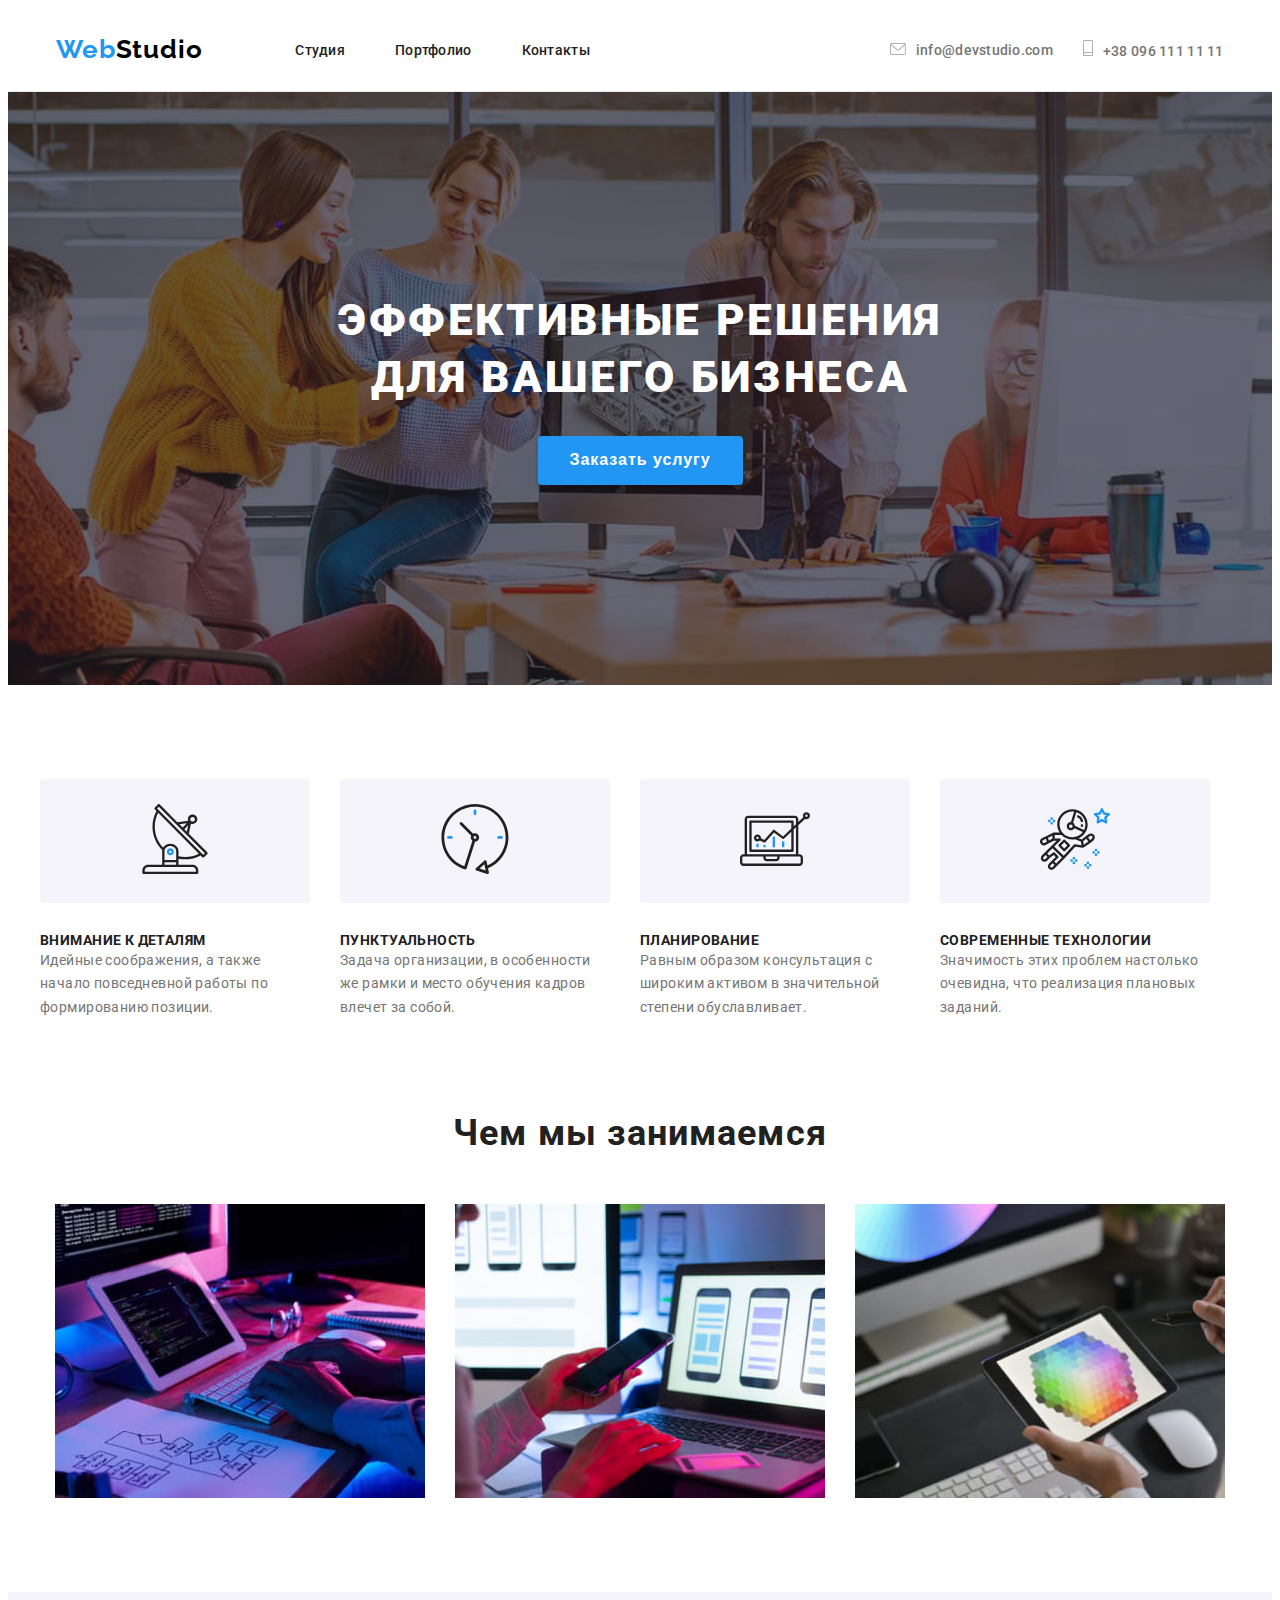
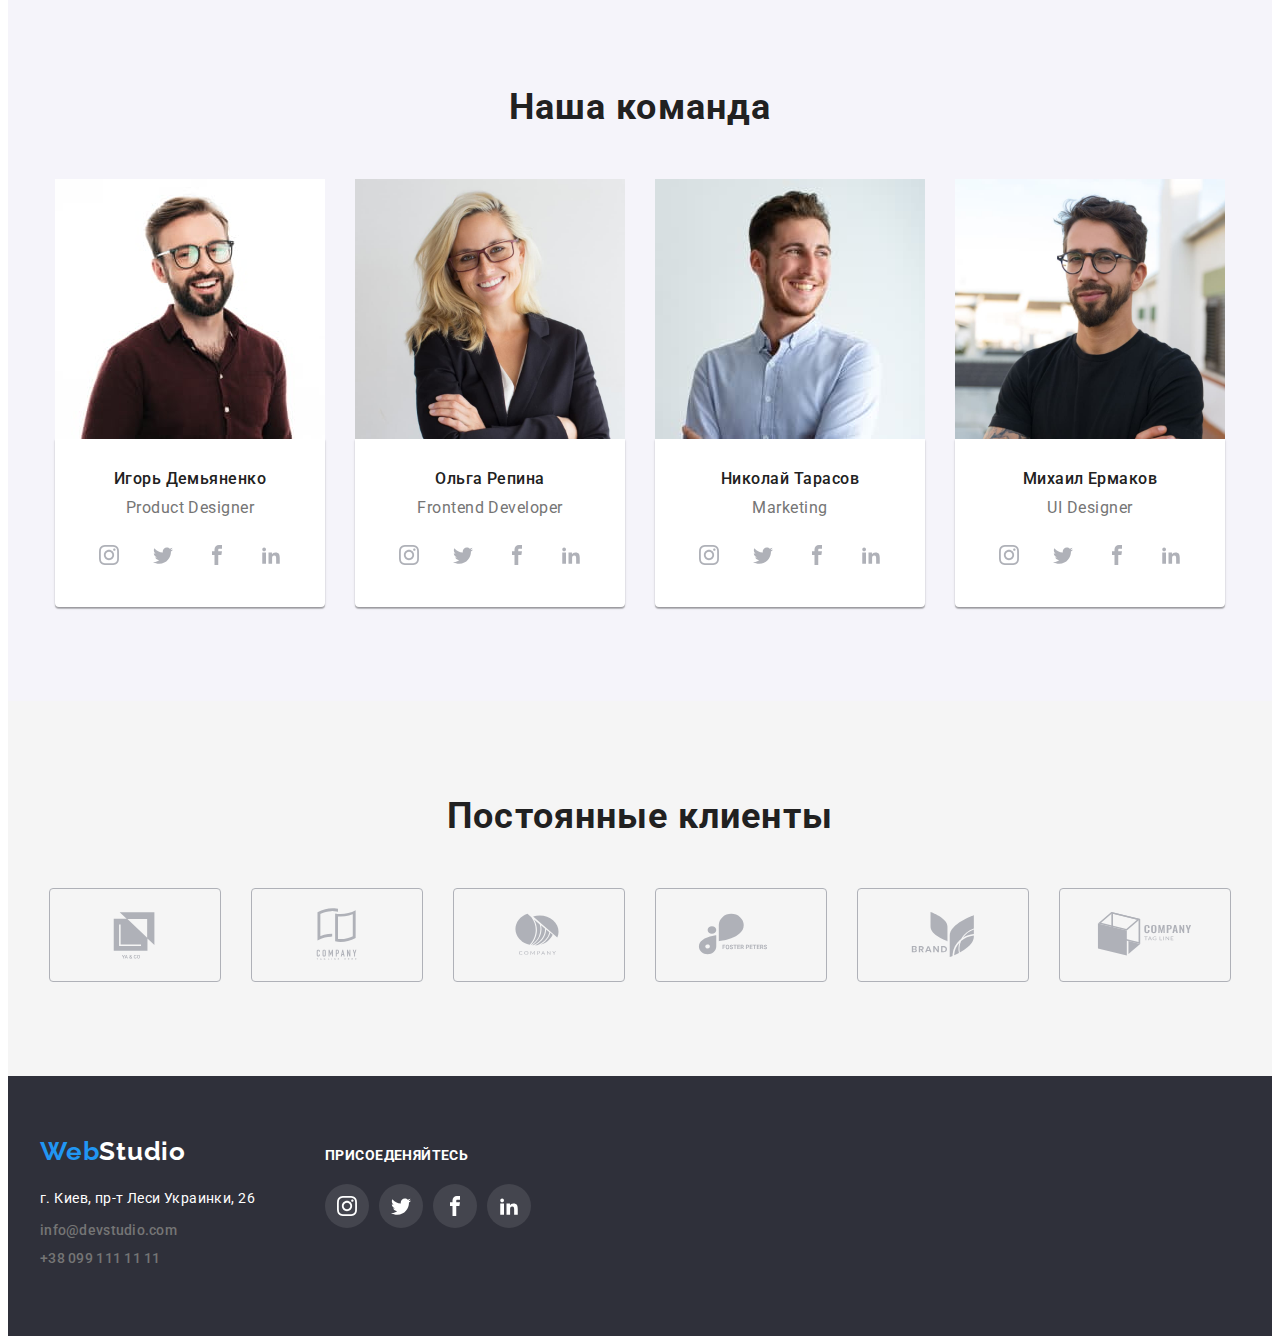
<file: index.html>
<!DOCTYPE html>
<html lang="ru">

<head>
    <meta charset="UTF-8">
    <meta http-equiv="X-UA-Compatible" content="IE=edge">
    <meta name="viewport" content="width=device-width, initial-scale=1.0">
    <title>Document</title>
    <link
        href="https://fonts.googleapis.com/css2?family=Raleway:wght@700&family=Roboto:wght@400;500;700;900&display=swap"
        rel="stylesheet">
    <link rel="stylesheet" href="./css/style.css" />
</head>

<body>
    <header class="header-one">

        <!--navigation section-->

        <div class="header-container container">
            <nav class="navigation">
                <a href="#" class=" header-logo-link logo-link">Web<span class=" logo-dark-link">Studio</span></a>
                <ul class="navigation-list">
                    <li class="navigation-item">
                        <a href="./index.html" class="navigation-link">Студия</a>
                    </li>
                    <li class="navigation-item">
                        <a href="./portfolio.html" class="navigation-link">Портфолио</a>
                    </li>
                    <li class="navigation-item">
                        <a href="#" class="navigation-link">Контакты</a>
                    </li>
                </ul>

            </nav>
            <!--contacts section-->
            <ul class="contacts-list">
                <li class="contacts-item">

                    <a href="mailto:info@devstudio.com" class="contacts mail-link"><svg class="contacts-icon mail-icon">
                            <use href="./svg/icons/sprite.svg#icon-envelope"></use>
                        </svg>info@devstudio.com</a>
                </li>
                <li class="contacts-item">
                    <a href="tel:+380961111111" class="contacts phone-link"> <svg class="contacts-icon telefon-icon">
                            <use href="./svg/icons/sprite.svg#icon-smartphone"></use>
                        </svg>+38 096 111 11 11</a>
                </li>
            </ul>

        </div>





    </header>

    <main class="section-main-one">
        <!--HERO-->
        <section class="hero">
            <div class="hero-box">
                <h1 class="hero-title">Эффективные решения для вашего бизнеса </h1>
                <button class="modal-btn" type="button"> Заказать услугу</button>
            </div>

        </section>

        <!--why we section-->
        <section class="features">
            <div class="container features-container">
                <h2 class="features-title visually-hidden"> особенности </h2>
                <ul class="features-list">
                    <li class="features-item">
                        <div class="features-svg">
                        <svg class="features-icon">
                            <use href="./svg/icons/sprite.svg#icon-antenna"></use>
                        </svg>
                        </div>
                        <h3 class="features-subtitle">Внимание к деталям</h3>
                        <p class="features-text">Идейные соображения, а также начало повседневной работы по
                            формированию позиции.
                        </p>
                    </li>

                    <li class="features-item">
                        <div class="features-svg">
                        <svg class="features-icon">
                            <use href="./svg/icons/sprite.svg#icon-clock"></use>
                        </svg>
                        </div>
                        <h3 class="features-subtitle">Пунктуальность</h3>
                        <p class="features-text">Задача организации, в особенности же рамки и место обучения
                            кадров влечет за собой.</p>
                    </li>

                    <li class="features-item">
                        <div class="features-svg">
                        <svg class="features-icon">
                            <use href="./svg/icons/sprite.svg#icon-diagram"></use>
                        </svg>
                        </div>
                        <h3 class="features-subtitle">Планирование</h3>
                        <p class="features-text">Равным образом консультация с широким активом в значительной
                            степени обуславливает.</p>
                    </li>

                    <li class="features-item">
                        <div class="features-svg">
                        <svg class="features-icon">
                            <use href="./svg/icons/sprite.svg#icon-astronaut"></use>
                        </svg>
                        </div>
                        <h3 class="features-subtitle">Современные технологии</h3>
                        <p class="features-text">Значимость этих проблем настолько очевидна, что реализация
                            плановых заданий.</p>
                    </li>
                </ul>
            </div>
        </section>
        <!--about us section-->
        <section class="about">
            <div class="container about-container">
                <h2 class="about-title">Чем мы занимаемся</h2>
                <ul class="about-list">
                    <li class="about-item">
                        <img class="desktop" src="images/desktop.jpg" alt="Десктопные приложения" width="370">
                    </li>
                    <li class="about-item">
                        <img class="mobile" src="images/mobile.jpg" alt="Мобильные приложения" width="370">
                    </li>
                    <li class="about-item">
                        <img class="dezign" src="images/dezign.jpg" alt="Дизайнерские решения" width="370">
                    </li>
                </ul>
            </div>
        </section>
        <!--our team-->
        <section class="team">
            <div class="container team-container">
                <h2 class="team-title">Наша команда</h2>
                <ul class="team-list">

                    <li class="team-item">
                        <img src="images/glassman.jpg" alt="Игорь Демьяненко" width="270">
                        <div class="team-card">
                            <h3 class="team-subtitle">Игорь Демьяненко</h3>
                            <p class="team-positions">Product Designer</p>

                            <ul class="team-socials">
                                <li class="team-socials-item">
                                    <a href="#" class="team-socials-link">
                                        <svg class="team-socials-icon">
                                            <use href="./svg/icons/sprite.svg#icon-inst"></use>
                                        </svg>
                                    </a>
                                </li>
                                <li class="team-socials-item">
                                    <a href="#" class="team-socials-link">
                                        <svg class="team-socials-icon">
                                            <use href="./svg/icons/sprite.svg#icon-twit"></use>
                                        </svg>
                                    </a>
                                </li>
                                <li class="team-socials-item">
                                    <a href="#" class="team-socials-link">
                                        <svg class="team-socials-icon">
                                            <use href="./svg/icons/sprite.svg#icon-fb"></use>
                                        </svg>
                                    </a>
                                </li>
                                <li class="team-socials-item">
                                    <a href="#" class="team-socials-link">
                                        <svg class="team-socials-icon">
                                            <use href="./svg/icons/sprite.svg#icon-ln"></use>
                                        </svg>
                                    </a>
                                </li>
                            </ul>
                        </div>
                    </li>
                    <li class="team-item">
                        <img src="images/blondgirl.jpg" alt="Ольга Репина" width="270">
                        <div class="team-card">
                            <h3 class="team-subtitle">Ольга Репина</h3>
                            <p class="team-positions">Frontend Developer</p>
                            <ul class="team-socials">
                                <li class="team-socials-item">
                                    <a href="#" class="team-socials-link">
                                        <svg class="team-socials-icon">
                                            <use href="./svg/icons/sprite.svg#icon-inst"></use>
                                        </svg>
                                    </a>
                                </li>
                                <li class="team-socials-item">
                                    <a href="#" class="team-socials-link">
                                        <svg class="team-socials-icon">
                                            <use href="./svg/icons/sprite.svg#icon-twit"></use>
                                        </svg>
                                    </a>
                                </li>
                                <li class="team-socials-item">
                                    <a href="#" class="team-socials-link">
                                        <svg class="team-socials-icon">
                                            <use href="./svg/icons/sprite.svg#icon-fb"></use>
                                        </svg>
                                    </a>
                                </li>
                                <li class="team-socials-item">
                                    <a href="#" class="team-socials-link">
                                        <svg class="team-socials-icon">
                                            <use href="./svg/icons/sprite.svg#icon-ln"></use>
                                        </svg>
                                    </a>
                                </li>
                            </ul>
                        </div>
                    </li>
                    <li class="team-item">
                        <img src="images/t-shirtman.jpg" alt="Николай Тарасов" width="270">
                        <div class="team-card">
                            <h3 class="team-subtitle">Николай Тарасов</h3>
                            <p class="team-positions">Marketing</p>
                            <ul class="team-socials">
                                <li class="team-socials-item">
                                    <a href="#" class="team-socials-link">
                                        <svg class="team-socials-icon">
                                            <use href="./svg/icons/sprite.svg#icon-inst"></use>
                                        </svg>
                                    </a>
                                </li>
                                <li class="team-socials-item">
                                    <a href="#" class="team-socials-link">
                                        <svg class="team-socials-icon">
                                            <use href="./svg/icons/sprite.svg#icon-twit"></use>
                                        </svg>
                                    </a>
                                </li>
                                <li class="team-socials-item">
                                    <a href="#" class="team-socials-link">
                                        <svg class="team-socials-icon">
                                            <use href="./svg/icons/sprite.svg#icon-fb"></use>
                                        </svg>
                                    </a>
                                </li>
                                <li class="team-socials-item">
                                    <a href="#" class="team-socials-link">
                                        <svg class="team-socials-icon">
                                            <use href="./svg/icons/sprite.svg#icon-ln"></use>
                                        </svg>
                                    </a>
                                </li>
                            </ul>
                        </div>
                    </li>
                    <li class="team-item">
                        <img src="images/maninblack.jpg" alt="Михаил Ермаков" width="270">
                        <div class="team-card">
                            <h3 class="team-subtitle">Михаил Ермаков</h3>
                            <p class="team-positions">UI Designer</p>
                            <ul class="team-socials">
                                <li class="team-socials-item">
                                    <a href="#" class="team-socials-link">
                                        <svg class="team-socials-icon">
                                            <use href="./svg/icons/sprite.svg#icon-inst"></use>
                                        </svg>
                                    </a>
                                </li>
                                <li class="team-socials-item">
                                    <a href="#" class="team-socials-link">
                                        <svg class="team-socials-icon">
                                            <use href="./svg/icons/sprite.svg#icon-twit"></use>
                                        </svg>
                                    </a>
                                </li>
                                <li class="team-socials-item">
                                    <a href="#" class="team-socials-link">
                                        <svg class="team-socials-icon">
                                            <use href="./svg/icons/sprite.svg#icon-fb"></use>
                                        </svg>
                                    </a>
                                </li>
                                <li class="team-socials-item">
                                    <a href="#" class="team-socials-link">
                                        <svg class="team-socials-icon">
                                            <use href="./svg/icons/sprite.svg#icon-ln"></use>
                                        </svg>
                                    </a>
                                </li>
                            </ul>
                        </div>
                    </li>

                </ul>
            </div>
        </section>
        <!-- regular-clients-->
        <section class="regular-clients">
            <div class="container regular-clients-container">
                <h2 class="regular-clients-title">Постоянные клиенты</h2>
                <ul class="regular-clients-list">
                    <li class="regular-clients-item">
                        <a href="#" class="regular-clients-link">
                            <svg class="regular-clients-icon">
                                <use href="./svg/icons/sprite.svg#icon-yaco">
                                </use>
                            </svg>
                        </a>
                    </li>
                    <li class="regular-clients-item">
                        <a href="#" class="regular-clients-link">
                            <svg class="regular-clients-icon">
                                <use href="./svg/icons/sprite.svg#icon-tagline-here">
                                </use>
                            </svg>
                        </a>
                    </li>
                    <li class="regular-clients-item">
                        <a href="#" class="regular-clients-link">
                            <svg class="regular-clients-icon">
                                <use href="./svg/icons/sprite.svg#icon-company">
                                </use>
                            </svg>
                        </a>
                    </li>
                    <li class="regular-clients-item">
                        <a href="#" class="regular-clients-link">
                            <svg class="regular-clients-icon">
                                <use href="./svg/icons/sprite.svg#icon-foster-peters">
                                </use>
                            </svg>
                        </a>
                    </li>
                    <li class="regular-clients-item">
                        <a href="#" class="regular-clients-link">
                            <svg class="regular-clients-icon">
                                <use href="./svg/icons/sprite.svg#icon-brand">
                                </use>
                            </svg>
                        </a>
                    </li>
                    <li class="regular-clients-item">
                        <a href="#" class="regular-clients-link">
                            <svg class="regular-clients-icon">
                                <use href="./svg/icons/sprite.svg#icon-tagline">
                                </use>
                            </svg>
                        </a>
                    </li>
                </ul>
            </div>
        </section>

    </main>



    <footer class="footer-one">


        <!--footer section-->
        <div class=" container footer-ext">
        <div class="footer-container">
            <a href="#WebStudio" class="footer-logo logo-link">Web<span class="footer-logo logo-light-link">Studio</span></a>
            <address class="footer-address">
                <ul class="footer-list">
                    <li class="footer-item">
                        <a href="#" class="footer-addr">г. Киев, пр-т Леси Украинки, 26</a>
                    </li>
                    <li class="footer-item">
                        <a href="mailto:info@devstudio.com" class="contacts mail-link">info@devstudio.com</a>
                    <li class="footer-item ">
                        <a href="tel:+380991111111" class="contacts phone-link">+38 099 111 11 11</a>
                    </li>
                </ul>
            </address>
        </div>

        <div class="footer-soc">
            <p class="footer-subtitle"> Присоеденяйтесь </p>
            <ul class="footer-socials-list">
                <li class="footer-socials-item">
                    <a href="#" class="footer-socials-link">
                        <svg class="footer-socials-icon">
                            <use href="./svg/icons/sprite.svg#icon-inst"></use>
                        </svg>
                    </a>
                </li>
                <li class="footer-socials-item">
                    <a href="#" class="footer-socials-link">
                        <svg class="footer-socials-icon">
                            <use href="./svg/icons/sprite.svg#icon-twit"></use>
                        </svg>
                    </a>
                </li>
                <li class="footer-socials-item">
                    <a href="#" class="footer-socials-link">
                        <svg class="footer-socials-icon">
                            <use href="./svg/icons/sprite.svg#icon-fb"></use>
                        </svg>
                    </a>
                </li>
                <li class="footer-socials-item">
                    <a href="#" class="footer-socials-link">
                        <svg class="footer-socials-icon">
                            <use href="./svg/icons/sprite.svg#icon-ln"></use>
                        </svg>
                    </a>
                </li>
            </ul>
        </div>
        </div>
    </footer>

</body>

</html>
</file>
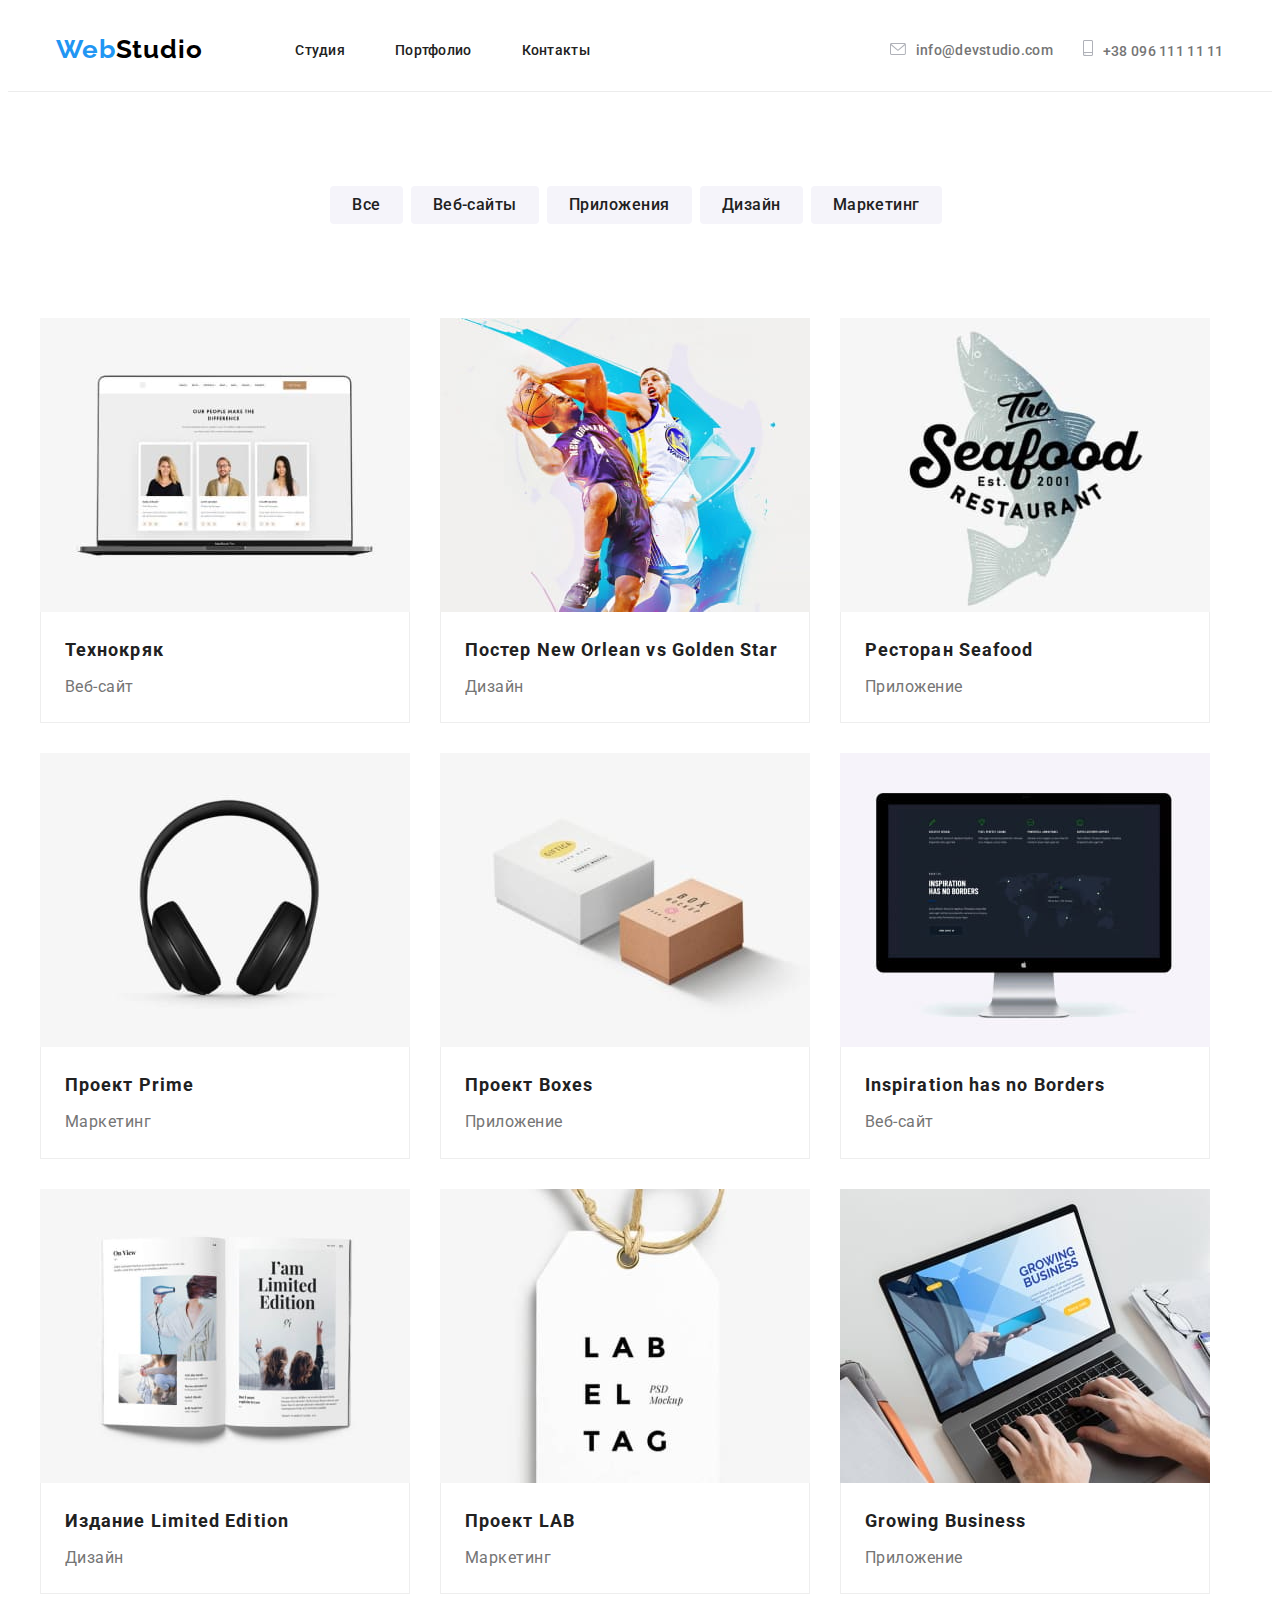
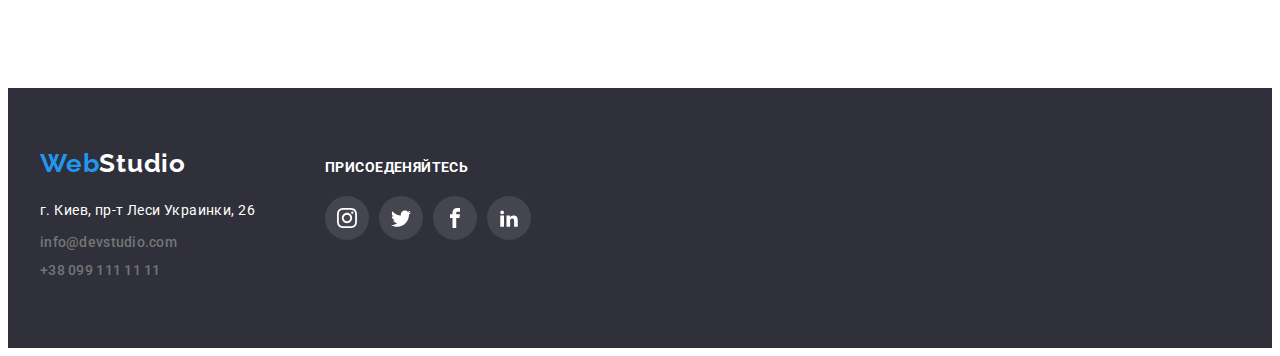
<file: portfolio.html>
<!DOCTYPE html>
<html lang="en">

<head>
    <meta charset="UTF-8">
    <meta http-equiv="X-UA-Compatible" content="IE=edge">
    <meta name="viewport" content="width=device-width, initial-scale=1.0">
    <title>Document</title>
    <link rel="stylesheet" href="https://cdnjs.cloudflare.com/ajax/libs/modern-normalize/1.1.0/modern-normalize.min.css"
        integrity="sha512-wpPYUAdjBVSE4KJnH1VR1HeZfpl1ub8YT/NKx4PuQ5NmX2tKuGu6U/JRp5y+Y8XG2tV+wKQpNHVUX03MfMFn9Q=="
        crossorigin="anonymous" referrerpolicy="no-referrer" />
    <link
        href="https://fonts.googleapis.com/css2?family=Raleway:wght@700&family=Roboto:wght@400;500;700;900&display=swap"
        rel="stylesheet">
    <link rel="stylesheet" href="./css/style.css" />
</head>

<body>
    <header class="header-one">
    
        <!--navigation section-->
    
        <div class="header-container container">
            <nav class="navigation">
                <a href="#" class=" header-logo-link logo-link">Web<span class=" logo-dark-link">Studio</span></a>
                <ul class="navigation-list">
                    <li class="navigation-item">
                        <a href="./index.html" class="navigation-link">Студия</a>
                    </li>
                    <li class="navigation-item">
                        <a href="./portfolio.html" class="navigation-link">Портфолио</a>
                    </li>
                    <li class="navigation-item">
                        <a href="#" class="navigation-link">Контакты</a>
                    </li>
                </ul>
    
            </nav>
            <!--contacts section-->
            <ul class="contacts-list">
                <li class="contacts-item">
    
                    <a href="mailto:info@devstudio.com" class="contacts mail-link"><svg class="contacts-icon mail-icon">
                            <use href="./svg/icons/sprite.svg#icon-envelope"></use>
                        </svg>info@devstudio.com</a>
                </li>
                <li class="contacts-item">
                    <a href="tel:+380961111111" class="contacts phone-link"> <svg class="contacts-icon telefon-icon">
                            <use href="./svg/icons/sprite.svg#icon-smartphone"></use>
                        </svg>+38 096 111 11 11</a>
                </li>
            </ul>
    
        </div>
    
    
    
    
    
    </header>
    <main class="portfolio-main">
        <!--main portfolio-->
        <section class="section-btn">
            <div class="container">
                <!--buttons section-->
                <ul class="btns-list">
                    <li class="btns-item">
                        <button type="button" class="btns">Все</button>
                    </li>
                    <li class="btns-item">
                        <button type="button" class="btns">Веб-сайты</button>
                    </li>
                    <li class="btns-item">
                        <button type="button" class="btns">Приложения</button>
                    </li>
                    <li class="btns-item">
                        <button type="button" class="btns">Дизайн</button>
                    </li>
                    <li class="btns-item">
                        <button type="button" class="btns">Маркетинг</button>
                    </li>
                </ul>

                <!--projects section-->
                <ul class="projects-list">

                    <li class="projects-item">
                        <a class="projects-card">
                                <img src="images/technopark.jpg" alt="технопарк" width="370">
                            <div class="projects-bord">
                                <h2 class="projects-subtitle">Технокряк</h2>
                                <p class="projects-text">Веб-сайт</p>
                            </div>
                        </a>
                    </li>
                    <li class="projects-item">
                        <a class="projects-card">
                                <img src="images/basketball.jpg" alt="баскетбол" width="370">
                            <div class="projects-bord">
                                <h2 class="projects-subtitle">Постер New Orlean vs Golden Star</h2>
                                <p class="projects-text">Дизайн</p>
                            </div>
                        </a>
                    </li>
                    <li class="projects-item">
                        <a class="projects-card">
                                <img src="images/seafood.jpg" alt="ресторан" width="370">
                            <div class="projects-bord">
                                <h2 class="projects-subtitle">Ресторан Seafood</h2>
                                <p class="projects-text">Приложение</p>
                            </div>
                        </a>
                    </li>
                    <li class="projects-item">
                        <a class="projects-card">
                                <img src="images/headphones.jpg" alt="проект прайм" width="370">
                            <div class="projects-bord">
                                <h2 class="projects-subtitle">Проект Prime</h2>
                                <p class="projects-text">Маркетинг</p>
                            </div>
                        </a>
                    </li>
                    <li class="projects-item">
                        <a class="projects-card">
                                <img src="images/boxes.jpg" alt="бокс" width="370">
                            <div class="projects-bord">
                                <h2 class="projects-subtitle">Проект Boxes</h2>
                                <p class="projects-text">Приложение</p>
                            </div>
                        </a>
                    </li>
                    <li class="projects-item">
                        <a class="projects-card">
                                <img src="images/imac.jpg" alt="Границы" width="370">
                            <div class="projects-bord">
                                <h2 class="projects-subtitle">Inspiration has no Borders</h2>
                                <p class="projects-text">Веб-сайт</p>
                            </div>
                        </a>
                    </li>
                    <li class=" projects-item">
                        <a class="projects-card">
                                <img src="images/limited-edition.jpg" alt="лимитное издание" width="370">
                            <div class="projects-bord">
                                <h2 class="projects-subtitle">Издание Limited Edition</h2>
                                <p class="projects-text">Дизайн</p>
                            </div>
                        </a>
                    </li>
                    <li class="projects-item">
                        <a class="projects-card">
                                <img src="images/lab.jpg" alt="лаб" width="370">
                            <div class="projects-bord">
                                <h2 class="projects-subtitle">Проект LAB</h2>
                                <p class="projects-text">Маркетинг</p>
                            </div>
                        </a>
                    </li>
                    <li class="projects-item">
                        <a class="projects-card">
                                <img src="images/growing-business.jpg" alt="растущий бизнес" width="370">
                            <div class="projects-bord">
                                <h2 class="projects-subtitle">Growing Business</h2>
                                <p class="projects-text">Приложение</p>
                            </div>
                        </a>
                    </li>
                </ul>
            </div>
        </section>
    </main>
    <!--footer portfolio-->
    <footer class="footer-one">
    
    
        <!--footer section-->
        <div class=" container footer-ext">
            <div class="footer-container">
                <a href="#WebStudio" class="footer-logo logo-link">Web<span
                        class="footer-logo logo-light-link">Studio</span></a>
                <address class="footer-address">
                    <ul class="footer-list">
                        <li class="footer-item">
                            <a href="#" class="footer-addr">г. Киев, пр-т Леси Украинки, 26</a>
                        </li>
                        <li class="footer-item">
                            <a href="mailto:info@devstudio.com" class="contacts mail-link">info@devstudio.com</a>
                        <li class="footer-item ">
                            <a href="tel:+380991111111" class="contacts phone-link">+38 099 111 11 11</a>
                        </li>
                    </ul>
                </address>
            </div>
    
            <div class="footer-soc">
                <p class="footer-subtitle"> Присоеденяйтесь </p>
                <ul class="footer-socials-list">
                    <li class="footer-socials-item">
                        <a href="#" class="footer-socials-link">
                            <svg class="footer-socials-icon">
                                <use href="./svg/icons/sprite.svg#icon-inst"></use>
                            </svg>
                        </a>
                    </li>
                    <li class="footer-socials-item">
                        <a href="#" class="footer-socials-link">
                            <svg class="footer-socials-icon">
                                <use href="./svg/icons/sprite.svg#icon-twit"></use>
                            </svg>
                        </a>
                    </li>
                    <li class="footer-socials-item">
                        <a href="#" class="footer-socials-link">
                            <svg class="footer-socials-icon">
                                <use href="./svg/icons/sprite.svg#icon-fb"></use>
                            </svg>
                        </a>
                    </li>
                    <li class="footer-socials-item">
                        <a href="#" class="footer-socials-link">
                            <svg class="footer-socials-icon">
                                <use href="./svg/icons/sprite.svg#icon-ln"></use>
                            </svg>
                        </a>
                    </li>
                </ul>
            </div>
        </div>
    </footer>


</body>

</html>
</file>
<file: css/style.css>
/* reset */

h1,
h2,
h3,
h4,
h5,
h6,
p {
    margin: 0;
}

ul,
ol {
    list-style: none;
    margin: 0;
    padding: 0;
}

a {
    text-decoration: none;
    color: currentColor;
}

img {
    display: block;
}


/* reset-end */
body {
    font-family: 'Roboto';
    font-style: normal;
}

body.modal-open {
    overflow: hidden;
}

:root {
    --blue: #2196F3;
    --gray: #757575;
    --black: #212121;
    --white: #FFFFFF;
    --total-black: #000000;
    --primary-link-color: #ffffff;
    --trunsition-dur-and-func: 250ms linear;
    --svg-color: #AFB1B8;
}

p {
    color: var(--gray);
}

span {
    color: var(--gray);
}

ul,
ol {
    list-style: none;
}

a {
    text-decoration: none;
}

/*header-section*/

.header-one {
    display: flex;
    justify-content: center;
    border-bottom: 1px solid #ECECEC;
}

.container {
    width: 1200px;
    margin: 0 auto;
    padding-left: 15px;
    padding-right: 15px;
}

.header-container {
    display: flex;
    align-items: center;
    justify-content: center;
}



/*navigation section*/

.navigation {
    display: flex;
    align-items: center;
    margin-right: 300px;
}

.logo-link {
    font-family: 'Raleway';
    font-weight: 700;
    font-size: 26px;
    line-height: 1.2;
    letter-spacing: 0.03em;
    color: var(--blue);
}

.header-logo-link {
    padding-top: 25px;
    padding-bottom: 24px;
    margin-right: 93px;
}

.logo-dark-link {
    font-family: 'Raleway';
    font-weight: 700;
    font-size: 26px;
    line-height: 1.2;
    letter-spacing: 0.03em;
    color: var(--total-black);

}

.logo-light-link {
    color: var(--white);
}

.navigation-list {
    display: flex;
    align-items: center;

}

.navigation-item {
    padding-top: 32px;
    padding-bottom: 32px;
}

.navigation-item:not(:last-child) {
    margin-right: 50px;
}


.navigation-link {
    font-weight: 500;
    font-size: 14px;
    line-height: 1.1;
    letter-spacing: 0.02em;
    color: var(--black);
}

.navigation-link:hover,
.navigation-link:focus {
    color: var(--blue);
}

/*contacts section*/


.contacts {
    font-weight: 500;
    font-size: 14px;
    line-height: 1.1;
    letter-spacing: 0.02em;
    color: var(--gray);
}

.contacts:hover,
.contacts:focus {
    color: var(--blue);

}

.contacts-list {
    display: flex;
    align-items: center;
}

.contacts-item:first-child {
    margin-right: 30px;
    
}

.contacts-icon{
    fill: var(--svg-color);
}

.contacts:hover .contacts-icon,
.contacts:focus .contacts-icon{
    fill: var(--blue);
}

.mail-link {
    text-decoration: none;

}


.mail-icon {
    width: 16px;
    height: 12px;
    margin-right: 10px;
}


.telefon-icon {
    width: 10px;
    height: 16px;
    margin-right: 10px;
    
}




/*main*/

.hero {
    background-image: linear-gradient(to right, rgba(47, 48, 58, 0.4), rgba(47, 48, 58, 0.4)),url('./../images/hero-bg.jpg');
    background-repeat: no-repeat;
    background-position: center;
    background-size: cover;
    padding: 200px 0;

}
.hero-title {
    font-weight: 900;
    font-size: 44px;
    line-height: 1.3;
    text-align: center;
    letter-spacing: 0.06em;
    text-transform: uppercase;
    color: var(--white);
    max-width: 696px;
    margin: 0 auto 30px;
    margin-bottom: 30px;
}

.modal-btn {
    font-weight: 700;
    font-size: 16px;
    line-height: 1.8;
    display: flex;
    align-items: center;
    text-align: center;
    letter-spacing: 0.06em;
    box-shadow: 0px 4px 4px rgba(0, 0, 0, 0.15);
    border-radius: 4px;

    color: var(--white);
    background-color: #2196F3;
    margin: auto;
    border: 0;
    padding: 10px 32px;
    cursor: pointer;
    transition: background-color var(--trunsition-dur-and-func), color var(--trunsition-dur-and-func);


}

.modal-btn:hover,
.modal-btn:focus {
    background-color: #188CE8;
    color: var(--white);
    box-shadow: 0px 4px 4px rgba(0, 0, 0, 0.15);
    border-radius: 4px;
}

/*why we section*/

.features {
    padding: 94px 0px;
}

.features-container {
    display: flex;
    align-items: center;
}

.features-list {
    display: flex;
    align-items: center;
}

.visually-hidden {
    position: absolute;
    width: 1px;
    height: 1px;
    margin: -1px;
    border: 0;
    padding: 0;
    white-space: nowrap;

    clip-path: inset(100%);
    clip: rect(0 0 0 0);
    overflow: hidden;
}

.features-item {
    flex-basis: 270px;
}

.features-item:not(:last-child) {
    margin-right: 30px;
}

.features-svg{
    background: #F5F4FA;
    border-radius: 4px;
    padding: 25px 100px;
    margin-bottom: 30px;
}

.features-icon {
    width: 70px;
    height: 70px;
    
}

.features-subtitle {
    font-weight: 700;
    font-size: 14px;
    line-height: 1.1;
    letter-spacing: 0.03em;
    text-transform: uppercase;
    color: var(--black);
}

.features-text {
    font-weight: 400;
    font-size: 14px;
    line-height: 1.7;
    letter-spacing: 0.03em;
    color: var(--gray);
}

/*section about*/

.about {
    padding-bottom: 94px;
}

.about-title {
    font-weight: 700;
    font-size: 36px;
    line-height: 1.1;
    text-align: center;
    letter-spacing: 0.03em;
    color: var(--black);
    margin-bottom: 50px;
}

.about-list {
    display: flex;
    justify-content: center;
}

.about-item:not(:last-child) {
    margin-right: 30px;
}

/*.desktop{
}
.mobile{
}
.dezign{
}*/

/*team section*/

.team {
    background: #F5F4FA;
    padding: 94px 0px;

}

.team-title {
    font-weight: 700;
    font-size: 36px;
    line-height: 1.2;
    text-align: center;
    letter-spacing: 0.03em;
    color: #212121;
    padding-bottom: 50px;
}

.team-list {
    display: flex;
    align-items: center;
    justify-content: center;
}

.team-item:not(:last-child) {
    margin-right: 30px;
}

.team-item {
    text-align: center;
}

.team-socials {
    display: flex;
    justify-content: center;
    gap: 10px;
}

.team-socials-item {
    width: 44px;
    height: 44px;
}


.team-socials-link {
    display: flex;
    justify-content: center;
    align-items: center;
    width: 100%;
    height: 100%;
    background-color: var(--white);
    border-radius: 50%;
}

.team-socials-link:hover,
.team-socials-link:focus {
    background-color: var(--blue);
}

.team-socials-link:hover .team-socials-icon,
.team-socials-link:focus .team-socials-icon {
    fill: var(--white);
}

.team-socials-icon {
    width: 20px;
    height: 20px;
    fill: var(--svg-color);
}


.team-card {
    background: var(--white);
    /* material shadow v1 */

    box-shadow: 0px 1px 3px rgba(0, 0, 0, 0.12), 0px 1px 1px rgba(0, 0, 0, 0.14), 0px 2px 1px rgba(0, 0, 0, 0.2);
    border-radius: 0px 0px 4px 4px;
    padding: 30px 0;
}

.team-subtitle {
    font-weight: 500;
    font-size: 16px;
    line-height: 1.2;
    text-align: center;
    letter-spacing: 0.03em;
    color: #212121;
    margin-bottom: 10px;
}

.team-positions {
    font-weight: 400;
    font-size: 16px;
    line-height: 1.2;
    text-align: center;
    letter-spacing: 0.03em;
    margin-bottom: 16px;
    display: inline-block;
}

/*regular-clients*/

.regular-clients {
    padding: 94px 15px;
    background-color: #f5f5f5;
}

.regular-clients-title {
    text-align: center;
    font-family: 'Roboto', sans-serif;
    font-style: normal;
    font-weight: 700;
    font-size: 36px;
    line-height: 1.2;
    text-align: center;
    letter-spacing: 0.03em;

    color: var(--black);
}

.regular-clients-list {
    display: flex;
    align-items: center;
    justify-content: center;
    margin-top: 50px;
}

.regular-clients-item:not(:last-child) {
    margin-right: 30px;
}

.regular-clients-link {
    display: flex;
    align-items: center;
    justify-content: center;
    border: 1px solid #AFB1B8;
    border-radius: 4px;
}

.regular-clients-link:hover {
    border-color: var(--blue);
}



.regular-clients-icon {
    width: 106px;
    height: 60px;
    padding: 16px 32px;
    fill: var(--svg-color);
}

.regular-clients-link:hover .regular-clients-icon,
.regular-clients-link:focus .regular-clients-icon {
    fill: var(--blue);
}


/*footer*/


/*portfolio*/

/*buttons section*/
.btn {
    font-weight: 500;
    font-size: 16px;
    line-height: 1.6;
    text-align: center;
    letter-spacing: 0.03em;
    color: var(--white);
}

.btn:hover,
.btn:focus {
    background-color: var(--blue);
}

/*footer section*/

.footer-one {
    background: #2F303A;
    padding: 60px 0;
}

.footer-ext{
    display: flex;
    align-items: baseline;
}

.footer-container{
    margin-right: 70px;
}

.footer-address {
    font-style: normal;
}

.footer-addr {
    font-weight: 400;
    font-size: 14px;
    line-height: 1.7;
    letter-spacing: 0.03em;
    color: var(--white);
}


.footer-logo {
    display: inline-block;
    margin-bottom: 10px;
}


.footer-item {
    margin-bottom: 9px;
}



.footer-subtitle {
    display: inline-block;
    text-align: center;
    font-family: 'Roboto', sans-serif;
    font-style: normal;
    font-weight: 700;
    font-size: 14px;
    line-height: 1.2;
    letter-spacing: 0.03em;
    text-transform: uppercase;
    color: var(--white);
    padding-top: 12px;
    margin-bottom: 20px;
    margin-top: -150px;

}


.footer-socials-list {
    display: flex;
    justify-content: center;
    gap: 10px;
}

.footer-socials-item {
    width: 44px;
    height: 44px;
}


.footer-socials-link {
    display: flex;
    justify-content: center;
    align-items: center;
    width: 100%;
    height: 100%;
    background-color: rgba(255, 255, 255, 0.1);
    border-radius: 50%;
}

.footer-socials-link:hover,
.footer-socials-link:focus {
    background-color: var(--blue);
}



.footer-socials-icon {
    width: 20px;
    height: 20px;
    fill: var(--white);
}

/*portfolio*/

/*button section*/

.section-btn {
    padding-top: 94px;
    padding-bottom: 94px;
}

.btns-list {
    display: flex;
    align-items: center;
    justify-content: center;
}

.btns-item:not(last-child) {
    margin-right: 8px;

}

.btns {
    font-family: 'Roboto';
    font-style: normal;
    font-weight: 500;
    font-size: 16px;
    line-height: 26px;
    /* identical to box height, or 162% */

    text-align: center;
    letter-spacing: 0.03em;

    color: #212121;

    background: #F5F4FA;
    border-radius: 4px;
    border: 0;
    padding: 6px 22px;
}

.btns:hover,
.btns:focus {
    background-color: var(--blue);
    color: var(--white);
    box-shadow: 0px 3px 1px rgba(0, 0, 0, 0.1), 0px 1px 2px rgba(0, 0, 0, 0.08), 0px 2px 2px rgba(0, 0, 0, 0.12);
}

/*projects section*/


.projects-list {
    margin-top: 94px;
    display: flex;
    flex-wrap: wrap;
    justify-content: flex-start;
    align-items: center;
    margin-right: -30px;
    margin-bottom: -30px;
}

.projects-item {
    margin-right: 30px;
    margin-bottom: 30px;
}


.projects-card {
    background: var(--white);
    display: block;
    align-items: center;
    flex-wrap: wrap;
}



.projects-bord {
    padding: 20px 24px;
    border: 1px solid #EEEEEE;
    border-top: none;
}

.projects-card:hover,
.projects-card:focus {
    box-shadow: 0px 1px 1px rgba(0, 0, 0, 0.12), 0px 4px 4px rgba(0, 0, 0, 0.06), 1px 4px 6px rgba(0, 0, 0, 0.16);

}

.projects-subtitle {
    font-weight: 700;
    font-size: 18px;
    line-height: 2;
    letter-spacing: 0.06em;
    color: var(--black);

}

.projects-text {
    font-weight: 400;
    font-size: 16px;
    line-height: 1.9;
    letter-spacing: 0.03em;
    color: var(--gray);
    margin-top: 4px;
}
</file>
